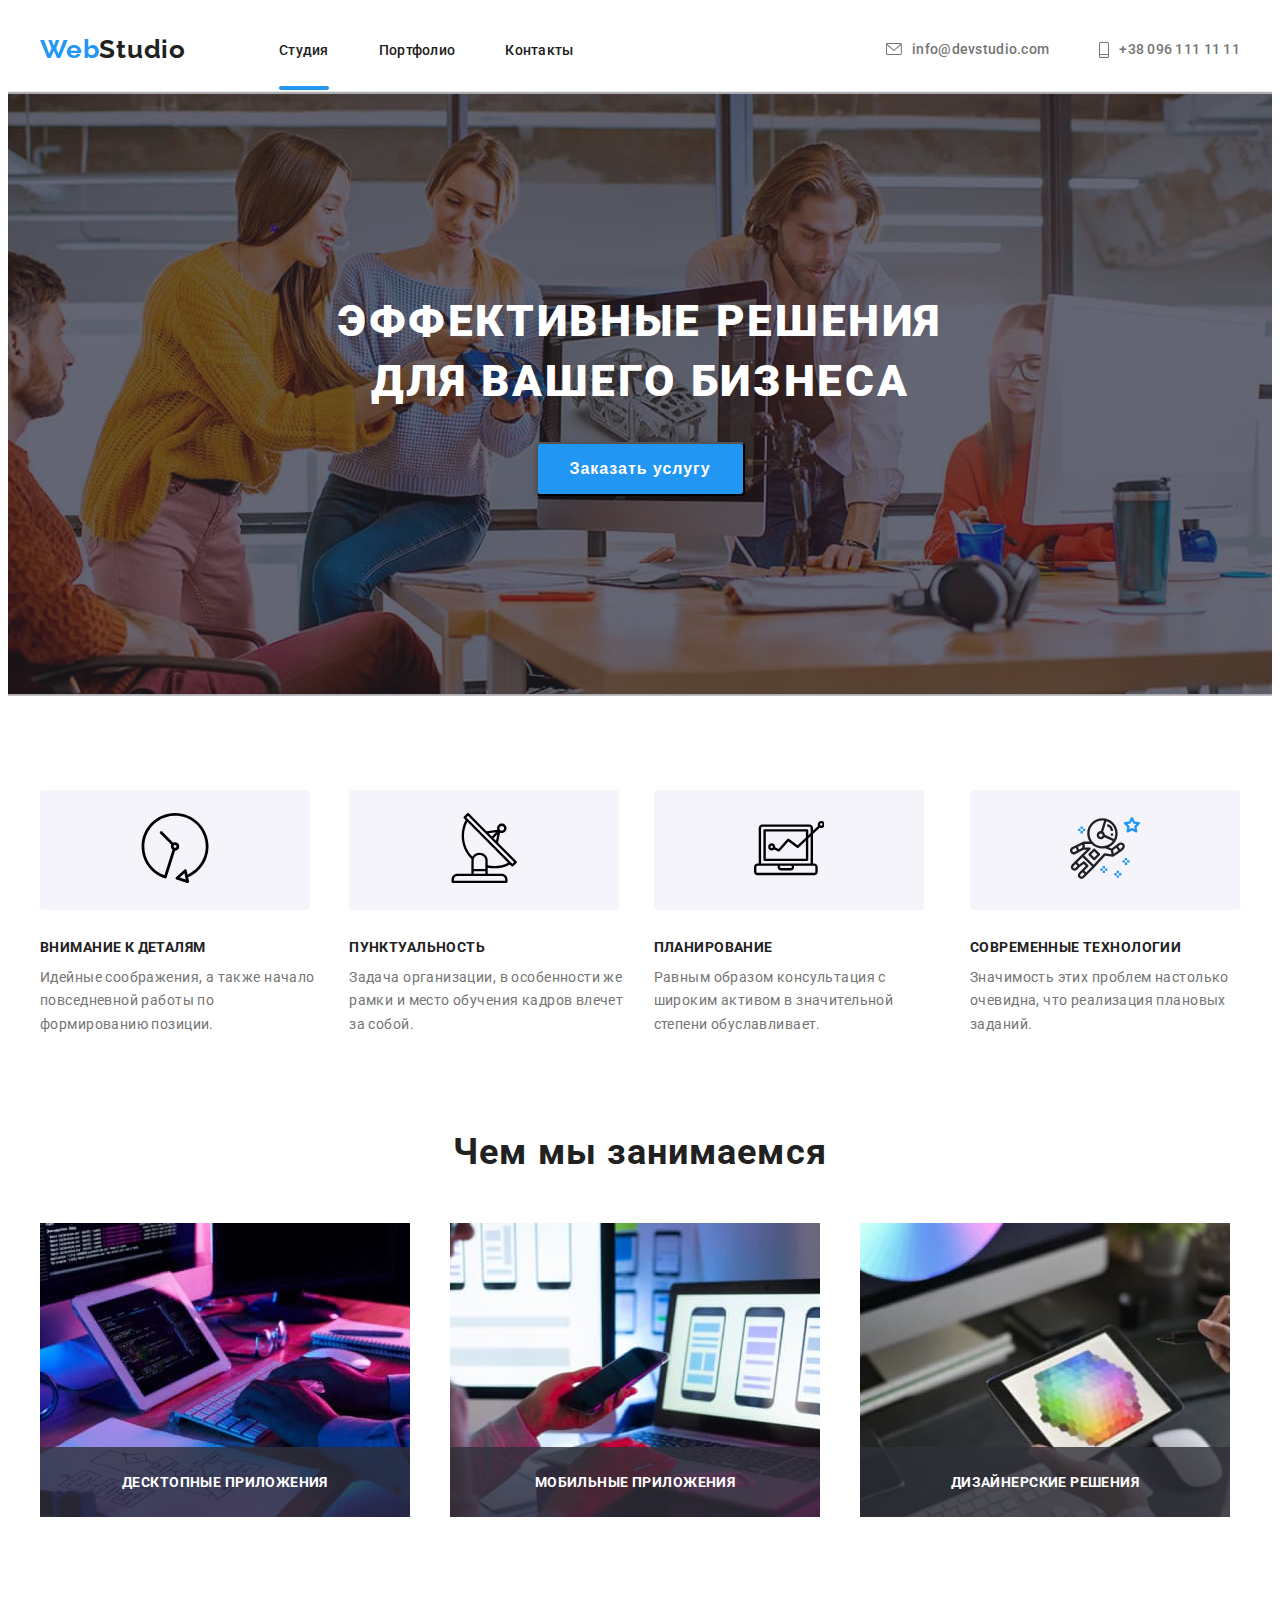
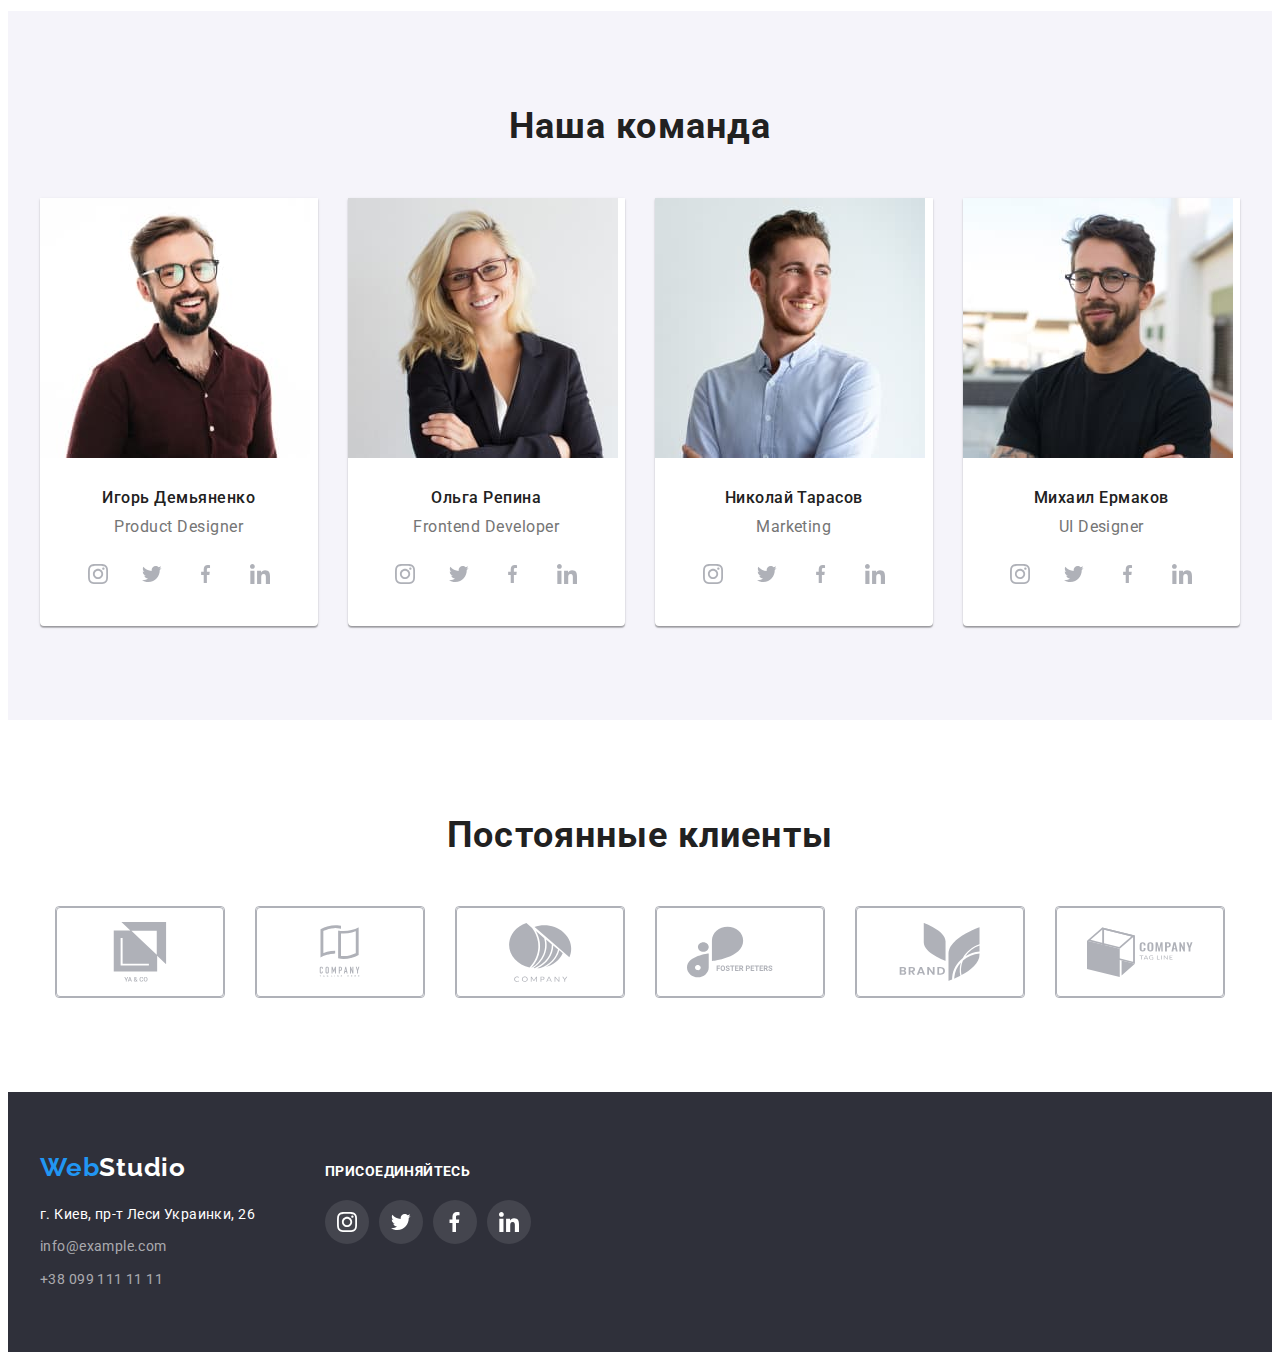
<file: index.html>
<!DOCTYPE html>
<html lang="ru">
<head>
    <meta charset="UTF-8">
    <meta http-equiv="X-UA-Compatible" content="IE=edge">
    <meta name="viewport" content="width=device-width, initial-scale=1.0">
    <title>Студия</title>
    <link rel="preconnect" href="https://fonts.googleapis.com">
    <link rel="preconnect" href="https://fonts.gstatic.com" crossorigin>
    <link href="https://fonts.googleapis.com/css2?family=Raleway:wght@700&family=Roboto:wght@400;500;700;900&display=swap" rel="stylesheet">
    <link rel="stylesheet" href="https://cdnjs.cloudflare.com/ajax/libs/modern-normalize/1.1.0/modern-normalize.min.css"
        integrity="sha512-wpPYUAdjBVSE4KJnH1VR1HeZfpl1ub8YT/NKx4PuQ5NmX2tKuGu6U/JRp5y+Y8XG2tV+wKQpNHVUX03MfMFn9Q=="
        crossorigin="anonymous" referrerpolicy="no-referrer" />
    <link rel="stylesheet" href="./css/style.css">
</head>

<body>
    <header class="header">
        <div class="container header-container">
            <nav class="navigation">
                <a class="link header-logo" href="/">Web<span class="header-logo-studio">Studio</span></a>
                <ul class="list header-nav">
                    <li class="header-nav-link"><a class="link header-link current-link" href="">Студия</a></li>
                    <li class="header-nav-link"><a class="link header-link" href="./portfolio.html">Портфолио</a></li>
                    <li class="header-nav-link"><a class="link header-link" href="">Контакты</a></li>
                </ul> 
            </nav>
            <div class="header-contacts">
                <ul class="list list-contacts">
                    <li class="contact-item">
                        <a class="link icon-link" href="mailto:info@devstudio.com">
                            <svg class="contacts-mail" width="16px" height="12px">
                                <use href="./images/icons.svg#icon-mail"></use>
                            </svg>
                            info@devstudio.com</a>
                    </li>

                    <li class="contact-item">
                        <a class="link icon-link" href="tel:+380961111111">
                            <svg class="contacts-phone" width="10px" height="16px">
                                <use href="./images/icons.svg#icon-phone"></use>
                            </svg>
                            +38 096 111 11 11
                        </a>
                    </li>
                      
                </ul>
            </div>
        </div>
    </header>

    <main>
        <section class="section hero">
            <div class="container hero-container">
                <h1 class="hero-title">Эффективные решения для вашего бизнеса</h1>
                <button data-modal-open class="button hero-button" type="button">Заказать услугу</button>
            </div>
        </section>

        <section class="section particular">
            <div  class="container our-particular">
                <!-- Заголовок этой секции будет спрятан-->
                <h2 class="particular-main-title visually-hidden">Особенности</h2>
                <ul class="list particular-list">
                    <li class="particular-item">
                        <button class="button button-icon">
                            <svg class="icon-clock">
                                <use href="./images/icons.svg#icon-clock"></use>
                            </svg>
                        </button>
                        <h3 class="particular-title">Внимание к деталям</h3>
                        <p class="particular-text">Идейные соображения, а также начало повседневной работы по формированию позиции.</p>
                    </li>
                    <li class="particular-item">
                        <button class="button button-icon">
                            <svg class="icon-antenna">
                                <use href="./images/icons.svg#icon-antenna"></use>
                            </svg>
                        </button>
                        <h3 class="particular-title">Пунктуальность</h3>
                        <p class="particular-text">Задача организации, в особенности же рамки и место обучения кадров влечет за собой.</p>
                    </li> 
                    <li class="particular-item">
                        <button class="button button-icon">
                            <svg class="icon-graph">
                                <use href="./images/icons.svg#icon-graph"></use>
                            </svg>
                        </button>
                        <h3 class="particular-title">Планирование</h3>
                        <p class="particular-text">Равным образом консультация с широким активом в значительной степени обуславливает.</p>
                    </li>
                
                    <li class="particular-item">
                        <button class="button button-icon">
                            <svg class="icon-astronaut">
                                <use href="./images/icons.svg#icon-astronaut"></use>
                            </svg>
                        </button>
                        <h3 class="particular-title">Современные технологии</h3>
                        <p class="particular-text">Значимость этих проблем настолько очевидна, что реализация плановых заданий.</p>
                    </li>      
                </ul>
            </div>
        </section>

        <section class="section we-do">
            <div class="container">
                <h2 class="we-do-main-title">Чем мы занимаемся</h2>
                <ul class="list we-do-list">
                    <li class="we-do-item">
                        <a class="we-do-link" href="/"><img src="./images/work1.jpg" alt="Работа за компютером" width="370" height="294"/></a>
                        <div class="we-do-box">
                            <p class="we-do-text">Десктопные приложения</p>
                        </div>
                    </li>
                    <li class="we-do-item">
                        <a class="we-do-link" href="/"><img src="./images/work2.jpg" alt="Работа за ноутбуком с телефоном в руках" width="370" height="294" /></a>
                        <div class="we-do-box">
                            <p class="we-do-text">Мобильные приложения</p>
                        </div>
                    </li>
                    <li class="we-do-item">
                        <a class="we-do-link" href="/"><img src="./images/work3.jpg" alt="Работа в планшете с цветовой гаммой" width="370" height="294" /></a>
                        <div class="we-do-box">
                            <p class="we-do-text">Дизайнерские решения</p>
                        </div>
                    </li>
                </ul>
            </div>
        </section>

        <section class="section teams">
            <div class="container">
                <h2 class="teams-main-title">Наша команда</h2>
                <ul class="list teams-list">
                    <li class="teams-item">
                        <a class="teams-link" href="/"><img src="./images/teamcard1.jpg" alt="Молодой парень в очках с бородой, в коричневом поло" width="270" height="260"/></a>
                        <div class="teams-card">
                            <h3 class="teams-second-title">Игорь Демьяненко</h3>
                            <p lang="en" class="teams-text">Product Designer</p>
                            <ul class="list list-networks">
                                <li class="networks-item">
                                    <a class="networks-link" href="/">
                                        <svg class="icon-item" width="20px" height="20px">
                                            <use href="./images/icons.svg#icon-instagram"></use>
                                        </svg>
                                    </a>
                                </li>

                                <li class="networks-item">
                                    <a class="networks-link" href="/">
                                        <svg class="icon-item" width="20px" height="16,25px">
                                            <use href="./images/icons.svg#icon-twitter"></use>
                                        </svg>
                                    </a>
                                </li>

                                <li class="networks-item">
                                    <a class="networks-link" href="/">
                                    <svg class="icon-item" width="10px" height="20px">
                                        <use href="./images/icons.svg#icon-facebook"></use>
                                    </svg>
                                    </a>
                                </li>

                                <li class="networks-item">
                                    <a class="networks-link" href="/">
                                    <svg class="icon-item" width="20px" height="20px">
                                        <use href="./images/icons.svg#icon-linkedin"></use>
                                    </svg>
                                    </a>
                                </li>
                            </ul>
                        </div>
                    </li> 

                    <li class="teams-item">
                        <a class="teams-link" href="/"><img src="./images/teamcard2.jpg" alt="Девушка блондинка в очках и черном пиджаке" width="270"
                        height="260" /></a>
                        <div class="teams-card">
                            <h3 class="teams-second-title">Ольга Репина</h3>
                            <p lang="en" class="teams-text">Frontend Developer</p>
                            <ul class="list list-networks">
                                <li class="networks-item">
                                    <a class="networks-link" href="/">
                                        <svg class="icon-item" width="20px" height="20px">
                                            <use href="./images/icons.svg#icon-instagram"></use>
                                        </svg>
                                    </a>
                                </li>
                            
                                <li class="networks-item">
                                    <a class="networks-link" href="/">
                                        <svg class="icon-item" width="20px" height="16,25px">
                                            <use href="./images/icons.svg#icon-twitter"></use>
                                        </svg>
                                    </a>
                                </li>
                            
                                <li class="networks-item">
                                    <a class="networks-link" href="/">
                                        <svg class="icon-item" width="10px" height="20px">
                                            <use href="./images/icons.svg#icon-facebook"></use>
                                        </svg>
                                    </a>
                                </li>
                            
                                <li class="networks-item">
                                    <a class="networks-link" href="/">
                                        <svg class="icon-item" width="20px" height="20px">
                                            <use href="./images/icons.svg#icon-linkedin"></use>
                                        </svg>
                                    </a>
                                </li>
                            </ul>
                        </div>
                    </li>

                    <li class="teams-item">
                        <a class="teams-link" href="/"><img src="./images/teamcard3.jpg" alt="Молодой русый парень в белой рубашке" width="270" height="260" /></a>
                        <div class="teams-card">
                            <h3 class="teams-second-title">Николай Тарасов</h3>
                            <p lang="en" class="teams-text">Marketing</p>
                            <ul class="list list-networks">
                                <li class="networks-item">
                                    <a class="networks-link" href="/">
                                        <svg class="icon-item" width="20px" height="20px">
                                            <use href="./images/icons.svg#icon-instagram"></use>
                                        </svg>
                                    </a>
                                </li>
                            
                                <li class="networks-item">
                                    <a class="networks-link" href="/">
                                        <svg class="icon-item" width="20px" height="16,25px">
                                            <use href="./images/icons.svg#icon-twitter"></use>
                                        </svg>
                                    </a>
                                </li>
                            
                                <li class="networks-item">
                                    <a class="networks-link" href="/">
                                        <svg class="icon-item" width="10px" height="20px">
                                            <use href="./images/icons.svg#icon-facebook"></use>
                                        </svg>
                                    </a>
                                </li>
                            
                                <li class="networks-item">
                                    <a class="networks-link" href="/">
                                        <svg class="icon-item" width="20px" height="20px">
                                            <use href="./images/icons.svg#icon-linkedin"></use>
                                        </svg>
                                    </a>
                                </li>
                            </ul>
                        </div>
                    </li>

                    <li class="teams-item">
                        <a class="teams-link" href="/"><img src="./images/teamcard4.jpg" alt="Молодой тёмный парень в очках и в чёрной футболе" width="270" height="260" /></a>
                        <div class="teams-card">
                            <h3 class="teams-second-title">Михаил Ермаков</h3>
                            <p lang="en" class="teams-text">UI Designer</p>
                            <ul class="list list-networks">
                                <li class="networks-item">
                                    <a class="networks-link" href="/">
                                        <svg class="icon-item" width="20px" height="20px">
                                            <use href="./images/icons.svg#icon-instagram"></use>
                                        </svg>
                                    </a>
                                </li>
                            
                                <li class="networks-item">
                                    <a class="networks-link" href="/">
                                        <svg class="icon-item" width="20px" height="16,25px">
                                            <use href="./images/icons.svg#icon-twitter"></use>
                                        </svg>
                                    </a>
                                </li>
                            
                                <li class="networks-item">
                                    <a class="networks-link" href="/">
                                        <svg class="icon-item" width="10px" height="20px">
                                            <use href="./images/icons.svg#icon-facebook"></use>
                                        </svg>
                                    </a>
                                </li>
                            
                                <li class="networks-item">
                                    <a class="networks-link" href="/">
                                        <svg class="icon-item" width="20px" height="20px">
                                            <use href="./images/icons.svg#icon-linkedin"></use>
                                        </svg>
                                    </a>
                                </li>
                            </ul> 
                        </div>
                    </li>
                </ul>
            </div>
        </section>

        <section class=" section clients">
            <div class="container">
                <h2 class="clients-title">Постоянные клиенты</h2>
                <ul class="list clients-list">
                    <li class="client-item">
                        <a class="client-link" href="/">
                           <svg class="client-logo">
                                <use href="./images/icons.svg#icon-client1"></use>
                            </svg>
                        </a>
                    </li>

                    <li class="client-item">
                        <a class="client-link" href="/">
                            <svg class="client-logo">
                                <use href="./images/icons.svg#icon-client2"></use>
                            </svg>
                        </a>
                    </li>

                    <li class="client-item">
                        <a class="client-link" href="/">
                            <svg class="client-logo"><use href="./images/icons.svg#icon-client3"></svg>
                        </a>
                    </li>
                    <li class="client-item">
                        <a class="client-link" href="/">
                            <svg class="client-logo"><use href="./images/icons.svg#icon-client4"></use></svg>
                        </a>
                    </li>

                    <li class="client-item">
                        <a class="client-link" href="/">
                            <svg class="client-logo">
                                <use href="./images/icons.svg#icon-client5"></use>
                            </svg>
                        </a>
                    </li>
                    
                    <li class="client-item">
                        <a class="client-link" href="/">
                            <svg class="client-logo">
                                <use href="./images/icons.svg#icon-client6"></use>
                            </svg>
                        </a>
                    </li>
                </ul>
            </div>
        </section>
    </main>
    <footer class="footer">
        <div class="container footer-main">
            <div  class="address-list">
                <address class="address">
                    <a class="link address-logo" href="/">Web<span class="address-logo-studio">Studio</span></a>
                    <ul class="list footer-list">
                        <li class="footer-item">
                            <a class="link address-maps" href="https://goo.gl/maps/sPVmuzEyMVxs1MJm6">г. Киев, пр-т Леси Украинки, 26</a>
                        </li>
                        <li class="footer-item">
                            <a class="link address-mail" href="mailto:info@example.com">info@example.com</a>
                        </li>
                        <li class="footer-item">
                            <a class="link address-tel" href="tel:+380991111111">+38 099 111 11 11</a>
                        </li>
                    </ul>
                </address>
            </div>

        <div class="footer-social-links">
            <p class="footer-text">присоединяйтесь</p>
            <ul class="list footer-social-list" >
                <li class="footer-social-item">
                    <a class="footer-social-link" href="/">
                        <svg class="footer-social-icon">
                            <use href="./images/icons.svg#icon-instagram"></use>
                        </svg>
                    </a>
                </li>
                <li class="footer-social-item">
                    <a class="footer-social-link" href="/">
                        <svg class="footer-social-icon">
                            <use href="./images/icons.svg#icon-twitter"></use>
                        </svg>
                    </a>
                </li>
           
                <li class="footer-social-item">
                    <a class="footer-social-link" href="/">
                        <svg class="footer-social-icon">
                            <use href="./images/icons.svg#icon-facebook"></use>
                        </svg>
                    </a>
                </li>
               
                <li class="footer-social-item">
                    <a class="footer-social-link" href="/">
                        <svg class="footer-social-icon">
                            <use href="./images/icons.svg#icon-linkedin"></use>
                        </svg>
                    </a>
                </li>
            </ul>
        </div>
        </div>
    </footer>  

    <!---------Модальное окно------->
    
    <div data-modal class="backdrop is-hidden">
        <div class="modal">
            <button data-modal-close class="modal-icon" width="30px" height="30px">
                <svg class="modal-icon-cancel" width="11px" height="11px">
                    <use href="./images/icons.svg#icon-close"></use>
                </svg>
            </button>
        </div>
    </div>

    <script src="./js/modal.js"></script>
</body>
</html>
</file>
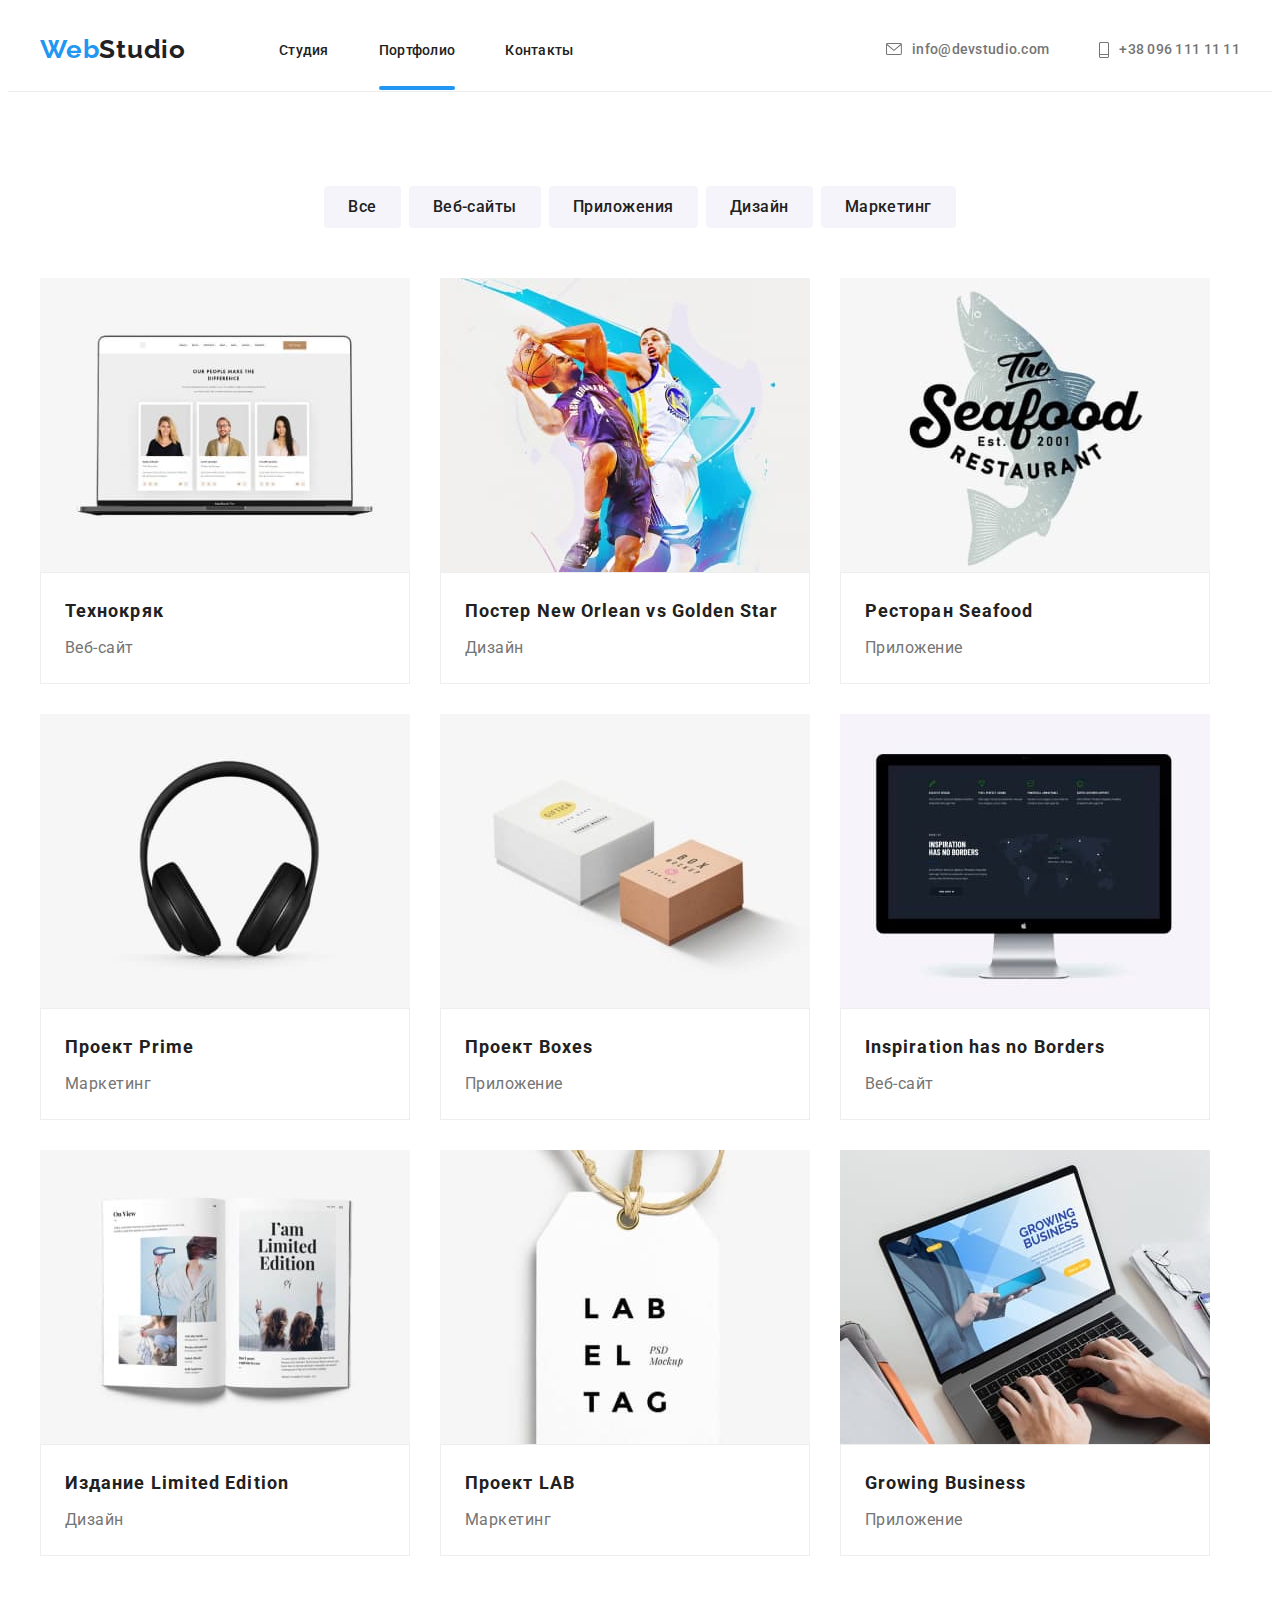
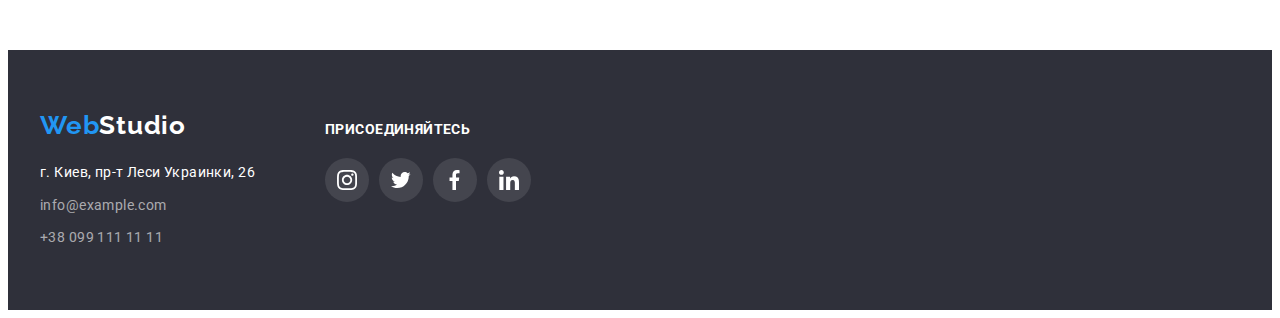
<file: portfolio.html>
<!DOCTYPE html>
<html lang="ru">
<head>
    <meta charset="UTF-8">
    <meta http-equiv="X-UA-Compatible" content="IE=edge">
    <meta name="viewport" content="width=device-width, initial-scale=1.0">
    <title>Портфолио</title>
    <link rel="preconnect" href="https://fonts.googleapis.com">
    <link rel="preconnect" href="https://fonts.gstatic.com" crossorigin>
    <link href="https://fonts.googleapis.com/css2?family=Raleway:wght@700&family=Roboto:wght@400;500;700;900&display=swap"
        rel="stylesheet">
    <link rel="stylesheet" href="https://cdnjs.cloudflare.com/ajax/libs/modern-normalize/1.1.0/modern-normalize.min.css"
        integrity="sha512-wpPYUAdjBVSE4KJnH1VR1HeZfpl1ub8YT/NKx4PuQ5NmX2tKuGu6U/JRp5y+Y8XG2tV+wKQpNHVUX03MfMFn9Q=="
        crossorigin="anonymous" referrerpolicy="no-referrer" />
    <link rel="stylesheet" href="./css/style.css">
</head>

<body>
    <header class="header">
        <div class="container header-container">
            <nav class="navigation">
                <a class="link header-logo" href="/">Web<span class="header-logo-studio">Studio</span></a>
                <ul class="list header-nav">
                    <li class="header-nav-link"><a class="link header-link" href="./index.html">Студия</a></li>
                    <li class="header-nav-link"><a class="link header-link current-link" href="">Портфолио</a></li>
                    <li class="header-nav-link"><a class="link header-link" href="">Контакты</a></li>
                </ul>
            </nav>
            <div class="header-contacts">
                <ul class="list list-contacts">
                    <li class="contact-item">
                        <a class="link icon-link" href="mailto:info@devstudio.com">
                            <svg class="contacts-mail" width="16px" height="12px">
                                <use href="./images/icons.svg#icon-mail"></use>
                            </svg>
                            info@devstudio.com</a>
                    </li>
                
                    <li class="contact-item">
                        <a class="link icon-link" href="tel:+380961111111">
                            <svg class="contacts-phone" width="10px" height="16px">
                                <use href="./images/icons.svg#icon-phone"></use>
                            </svg>
                            +38 096 111 11 11
                        </a>
                    </li>
                
                </ul>
            </div>
        </div>
    </header>

    <main>
        <section class="section">
            <!--Этот заголовок будет спрятан-->
            <h1 class="portfolio-title visually-hidden">Портфолио</h1>
            <div class="container portfolio-buttons">
                <!--Этот заголовок будет спрятан-->
                <h2 class="filter-buttons-title visually-hidden">Кнопки фильтра</h2>
                <ul class="list filter-buttons">
                    <li class="filter-button-item"><button class="filter-button" type="button">Все</button></li>
                    <li  class="filter-button-item"><button class="filter-button" type="button">Веб-сайты</button></li>
                    <li  class="filter-button-item"><button class="filter-button" type="button">Приложения</button></li>
                    <li  class="filter-button-item"><button class="filter-button" type="button">Дизайн</button></li>
                    <li  class="filter-button-item"><button class="filter-button" type="button">Маркетинг</button></li>
                </ul><!--Этот заголовок будет спрятан-->
            </div>

            <div class="container portfolio-examples">
                <h2 class="examples-main-title visually-hidden">Пpимеры работ</h2>
                <ul class="list examples-list">
                    <li class="example-item">
                        <a class="link examples-link" href="/">
                            <div class="example-item-wrapp">
                                <img src="./images/portfolio1.jpg" alt="Открытый ноутбук" width="370" height="294"/>
                                <p class="example-item-text">Технокряк это современная площадка распространения коронавируса. Компании используют эту
                                платформу для цифрового шпионажа и атак на защищённые сервера конкурентов.</p>
                            </div>
                            <div class="examples-card">
                                <h3 class="examples-title">Технокряк</h3>
                                <p class="examples-text">Веб-сайт</p>
                            </div>
                        </a>
                    </li>

                    <li class="example-item">                                            
                        <a class="link examples-link" href="/">
                            <div class="example-item-wrapp">
                                <img src="./images/portfolio2.jpg" alt="Два баскетболиста с мячем" width="370" height="294"/>
                                <p class="example-item-text">Технокряк это современная площадка распространения коронавируса. Компании используют эту
                                    платформу для цифрового шпионажа и атак на защищённые сервера конкурентов.</p>
                            </div>
                            <div class="examples-card">
                                <h3 class="examples-title">Постер New Orlean vs Golden Star</h3>
                                <p class="examples-text">Дизайн</p>
                            </div> 
                        </a>
                    </li>

                    <li class="example-item">
                        <a class="link examples-link" href="/">
                            <div class="example-item-wrapp">
                                <img src="./images/portfolio3.jpg" alt="Название ресторана с рыбой на заднем фоне" width="370" height="294"/>
                                <p class="example-item-text">Технокряк это современная площадка распространения коронавируса. Компании используют эту
                                    платформу для цифрового шпионажа и атак на защищённые сервера конкурентов.</p>
                            </div>
                            <div class="examples-card">
                                <h3 class="examples-title">Ресторан Seafood</h3>
                                <p class="examples-text">Приложение</p>
                            </div>
                        </a>
                    </li>

                     <li class="example-item">
                         <a class="link examples-link" href="/">
                            <div class="example-item-wrapp">
                                <img src="./images/portfolio4.jpg" alt="Наушники" width="370" height="294"/>
                                <p class="example-item-text">Технокряк это современная площадка распространения коронавируса. Компании используют эту
                                платформу для цифрового шпионажа и атак на защищённые сервера конкурентов.</p>
                            </div>
                            <div class="examples-card">
                                <h3 class="examples-title">Проект Prime</h3>
                                <p class="examples-text">Маркетинг</p>
                            </div>
                        </a>
                     </li>

                    <li class="example-item">
                        <a class="link examples-link" href="/">
                            <div class="example-item-wrapp">
                                <img src="./images/portfolio5.jpg" alt="Две коробочки на белом фоне" width="370" height="294"/>
                                <p class="example-item-text">Технокряк это современная площадка распространения коронавируса. Компании используют эту
                                платформу для цифрового шпионажа и атак на защищённые сервера конкурентов.</p>
                            </div>
                            <div class="examples-card">
                                <h3 class="examples-title">Проект Boxes</h3>
                                <p class="examples-text">Приложение</p>
                            </div>
                        </a>
                    </li>

                    <li class="example-item">
                        <a class="link examples-link" href="/">
                            <div class="example-item-wrapp">
                                <img src="./images/portfolio6.jpg" alt="Включеный монитор компютера" width="370" height="294"/>
                                <p class="example-item-text">Технокряк это современная площадка распространения коронавируса. Компании используют эту
                                платформу для цифрового шпионажа и атак на защищённые сервера конкурентов.</p>
                            </div>
                            <div class="examples-card">
                                <h3 lang="en" class="examples-title">Inspiration has no Borders</h3>
                                <p class="examples-text">Веб-сайт</p>
                            </div>
                        </a> 
                    </li>

                    <li class="example-item">
                        <a class="link examples-link" href="/">
                            <div class="example-item-wrapp">
                                <img src="./images/portfolio7.jpg" alt="Открытый журнал" width="370" height="294"/>
                                <p class="example-item-text">Технокряк это современная площадка распространения коронавируса. Компании используют эту
                                платформу для цифрового шпионажа и атак на защищённые сервера конкурентов.</p>
                            </div>
                            <div class="examples-card">
                                <h3 class="examples-title">Издание Limited Edition</h3>
                                <p class="examples-text">Дизайн</p>
                            </div>
                        </a>
                    </li>

                    <li class="example-item">
                        <a class="link examples-link" href="/">
                            <div class="example-item-wrapp">
                                <img src="./images/portfolio8.jpg" alt="Бирка" width="370" height="294"/>
                                <p class="example-item-text">Технокряк это современная площадка распространения коронавируса. Компании используют эту
                                платформу для цифрового шпионажа и атак на защищённые сервера конкурентов.</p>
                            </div>
                            <div class="examples-card">
                                <h3 class="examples-title">Проект LAB</h3>
                                <p class="examples-text">Маркетинг</p>
                            </div>
                        </a>
                    </li>

                    <li class="example-item">
                        <a class="link examples-link" href="/">
                            <div class="example-item-wrapp">
                                <img src="./images/portfolio9.jpg" alt="Кто-то работает за ноутбуком" width="370" height="294"/>
                                <p class="example-item-text">Технокряк это современная площадка распространения коронавируса. Компании используют эту
                                    платформу для цифрового шпионажа и атак на защищённые сервера конкурентов.</p>
                            </div>
                            <div class="examples-card">
                                <h3 lang="en" class="examples-title">Growing Business</h3>
                                <p class="examples-text">Приложение</p>
                            </div>
                        </a>
                    </li>
                </ul>
            </div>
        </section>
    </main>
    <footer class="footer">
        <div class="container footer-main">
            <div class="address-list">
                <address class="address">
                    <a class="link address-logo" href="/">Web<span class="address-logo-studio">Studio</span></a>
                    <ul class="list footer-list">
                        <li class="footer-item">
                            <a class="link address-maps" href="https://goo.gl/maps/sPVmuzEyMVxs1MJm6">г. Киев, пр-т Леси
                                Украинки, 26</a>
                        </li>
                        <li class="footer-item">
                            <a class="link address-mail" href="mailto:info@example.com">info@example.com</a>
                        </li>
                        <li class="footer-item">
                            <a class="link address-tel" href="tel:+380991111111">+38 099 111 11 11</a>
                        </li>
                    </ul>
                </address>
            </div>
            <div class="footer-social-links">
                <p class="footer-text">присоединяйтесь</p>
                <ul class="list footer-social-list">
                    <li class="footer-social-item">
                        <a class="footer-social-link" href="/">
                            <svg class="footer-social-icon">
                                <use href="./images/icons.svg#icon-instagram"></use>
                            </svg>
                        </a>
                    </li>
                    <li class="footer-social-item">
                        <a class="footer-social-link" href="/">
                            <svg class="footer-social-icon">
                                <use href="./images/icons.svg#icon-twitter"></use>
                            </svg>
                        </a>
                    </li>
            
                    <li class="footer-social-item">
                        <a class="footer-social-link" href="/">
                            <svg class="footer-social-icon">
                                <use href="./images/icons.svg#icon-facebook"></use>
                            </svg>
                        </a>
                    </li>
            
                    <li class="footer-social-item">
                        <a class="footer-social-link" href="/">
                            <svg class="footer-social-icon">
                                <use href="./images/icons.svg#icon-linkedin"></use>
                            </svg>
                        </a>
                    </li>
                </ul>
            </div>
        </div>
    </footer>
</body>

</html>
</file>
<file: css/style.css>
:root {
  --main-title-color: #212121;
  --second-title-color: #ffffff;
  --third-title-color: #212121;
  --main-text-color: #757575;
  --second-text-color: #212121;
  --third-text-color: #ffffff;
  --fourth-text-color: rgba(255, 255, 255, 0.6);
  --accent-color: #2196f3;
  --main-button-color: #ffffff;
  --main-header-text-color: #212121;
  --second-header-text-color: #757575;
  --main-icon-color: #757575;
  --second-icon-color: #ffffff;
  --background-main-color: #f5f4fa;
  --background-second-color: #ffffff;
}

body {
  font-family: "Roboto", sans-serif;
  color: #757575;
}

p,
h1,
h2,
h3,
h4,
h5,
h6 {
  margin: 0;
}

ul {
  margin: 0;
  padding: 0;
}

.container {
  width: 1200px;
  padding-left: 15px;
  padding-right: 15px;
  margin: 0 auto;
}

button.button {
  cursor: pointer;
  min-width: 200px;
  min-height: 50px;
}

img {
  display: block;
}

.list {
  list-style: none;
}

.link {
  text-decoration: none;
}

/*-------------СТУДИЯ--------------*/

/*-------------HEADER--------------*/
.header {
  border-bottom: 1px solid #ececec;
}

.header-logo {
  font-family: Raleway;
  font-weight: 700;
  font-size: 26px;
  line-height: 1.19;
  letter-spacing: 0.03em;
  color: var(--accent-color);
  padding: 25 0;
}

.header-logo-studio {
  margin-right: 93px;
}

.header-logo-studio {
  color: var(--main-header-text-color);
}

.header-container {
  display: flex;
  align-items: center;
}

.navigation {
  display: flex;
  align-items: center;
}

.header-nav {
  display: flex;
}

.header-nav-link {
  padding: 32px 0;
}

.header-link {
  position: relative;
  color: var(--main-header-text-color);
  font-weight: 500;
  font-size: 14px;
  line-height: 1.14;
  letter-spacing: 0.02em;
  transition-property: color;
  transition-duration: 250ms;
  transition-timing-function: cubic-bezier(0.4, 0, 0.2, 1);
}

.header-link:hover,
.header-link:focus {
  color: var(--accent-color);
}

.current-link::after {
  position: absolute;
  content: "";
  width: 100%;
  height: 4px;
  background-color: var(--accent-color);
  border-radius: 2px;
  display: block;
  bottom: 0;
}

.header-nav-link:not(:last-child) {
  margin-right: 50px;
}

.list-contacts a {
  font-weight: 500;
  font-size: 14px;
  line-height: 1.14;
  letter-spacing: 0.02em;
  color: var(--second-header-text-color);
}

.list-contacts {
  display: flex;
  justify-content: center;
  align-items: center;
  margin: 0;
}

.contacts-mail,
.contacts-phone {
  fill: currentColor;
  margin-right: 10px;
}
.icon-link {
  display: flex;
  justify-content: center;
  align-items: center;
  padding: 32px 0;
  margin-bottom: 0;
  color: var(--main-icon-color);

  transition-property: color;
  transition-duration: 250ms;
  transition-timing-function: cubic-bezier(0.4, 0, 0.2, 1);
}

.icon-link:focus,
.icon-link:hover {
  color: var(--accent-color);
}

.header-contacts {
  margin-left: auto;
}

.contact-item:not(:last-child) {
  margin-right: 50px;
}

.header-link {
  padding: 32px 0;
}

.link.contact {
  margin-left: 10px;
}

.section {
  padding-top: 94px;
  padding-bottom: 94px;
}

/*----------HERO-----------*/

.hero {
  padding-top: 200px;
  padding-bottom: 200px;
  background-color: #2f303a;
  max-width: 1600px;
  margin-right: auto;
  margin-left: auto;
  background-color: #fff;
  background-image: linear-gradient(
      rgba(47, 48, 58, 0.4),
      rgba(47, 48, 58, 0.4)
    ),
    url(../images/hero-photo.jpg);
  background-repeat: no-repeat;
  background-position: center;
  flex-grow: 1;
}

.hero-title {
  max-width: 696px;
  font-weight: 900;
  font-size: 44px;
  line-height: 1.36;
  text-align: center;
  letter-spacing: 0.06em;
  text-transform: uppercase;
  color: var(--second-title-color);
  margin: 0 auto;
}

.hero-button {
  font-weight: 700;
  font-size: 16px;
  line-height: 1.87;
  display: flex;
  align-items: center;
  text-align: center;
  letter-spacing: 0.06em;
  color: var(--main-button-color);
  background-color: #2196f3;
  box-shadow: 0px 4px 4px rgba(0, 0, 0, 0.15);
  border-radius: 4px;
}

.hero-button {
  display: block;
  margin: 0 auto;
  margin-top: 30px;
  padding: 10px 32px;
  cursor: pointer;
}

/*------PARTICULAR------*/

.section.particular {
  padding-bottom: 0px;
}

.visually-hidden {
  position: absolute;
  white-space: nowrap;
  width: 1px;
  height: 1px;
  overflow: hidden;
  border: 0;
  padding: 0;
  clip: rect(0 0 0 0);
  clip-path: inset(50%);
  margin: -1px;
}

.particular-list {
  display: flex;
}

.particular-title {
  font-weight: 700;
  font-size: 14px;
  line-height: 1.14;
  letter-spacing: 0.03em;
  text-transform: uppercase;
  color: var(--second-text-color);
  margin-bottom: 10px;
  margin-top: 30px;
}

.particular-item:not(:last-child) {
  margin-right: 30px;
}

.particular-text {
  font-size: 14px;
  line-height: 1.71;
  letter-spacing: 0.03em;
}

.button-icon {
  width: 270px;
  height: 120px;
  background: var(--background-main-color);
  border-radius: 4px;
  padding: 0;
  border: transparent;
}

.icon-antenna,
.icon-clock,
.icon-graph,
.icon-astronaut {
  width: 70px;
  height: 70px;
}

/*-----WE DO-----*/

.we-do-main-title {
  font-weight: 700;
  font-size: 36px;
  line-height: 1.17;
  text-align: center;
  letter-spacing: 0.03em;
  color: var(--second-text-color);
  margin-bottom: 50px;
}

.we-do-list {
  display: flex;
  align-items: center;
  margin: 0 auto;
  padding: 0;
}

.we-do-item {
  width: calc((100% - 60px) / 3);
}

.we-do-item:not(:last-child) {
  margin-right: 30px;
}

.we-do-item {
  position: relative;
}

.we-do-box {
  position: absolute;
  width: 370px;
  height: 70px;
  background: rgba(47, 48, 58, 0.8);
  bottom: 0;
}
.we-do-text {
  font-weight: 700;
  font-size: 14px;
  line-height: 16px;
  text-align: center;
  letter-spacing: 0.03em;
  text-transform: uppercase;
  padding-top: 27px;

  color: var(--third-text-color);
}
/*-----------TEAMS-----------*/

.teams {
  background-color: var(--background-main-color);
}

.teams-main-title {
  font-weight: 700;
  font-size: 36px;
  line-height: 1.17;
  text-align: center;
  letter-spacing: 0.03em;
  color: var(--main-title-color);
  margin-bottom: 50px;
}

.teams-second-title {
  font-weight: 500;
  font-size: 16px;
  line-height: 1.19;
  text-align: center;
  letter-spacing: 0.03em;
  color: var(--main-title-color);
  margin-bottom: 10px;
}

.teams-list {
  display: flex;
  flex-wrap: wrap;
}

.teams-item {
  flex-basis: calc((100% - 3 * 30px) / 4);
}

.teams-item:not(:last-child) {
  margin-right: 30px;
}

.teams-text {
  font-size: 16px;
  line-height: 1.19;
  text-align: center;
  letter-spacing: 0.03em;
}

.teams-card {
  display: block;
  padding-top: 30px;
  padding-bottom: 30px;
}

.teams-item {
  background-color: #ffffff;
  box-shadow: 0px 1px 3px rgba(0, 0, 0, 0.12), 0px 1px 1px rgba(0, 0, 0, 0.14),
    0px 2px 1px rgba(0, 0, 0, 0.2);
  border-radius: 0px 0px 4px 4px;
}

.list-networks {
  display: flex;
  justify-content: center;
  align-items: center;
  padding-top: 16px;
}

.networks-item {
  display: flex;
  align-items: center;
  justify-content: center;
}

.networks-item:not(:last-child) {
  margin-right: 10px;
}

.networks-link {
  display: flex;
  justify-content: center;
  align-items: center;
  fill: #afb1b8;
  width: 44px;
  height: 44px;
  border-radius: 50%;
  border-color: transparent;

  transition-property: fill, background-color;
  transition-duration: 250ms;
  transition-timing-function: cubic-bezier(0.4, 0, 0.2, 1);
}

.networks-link:hover,
.networks-link:focus {
  fill: var(--main-button-color);
  background-color: var(--accent-color);
}

/*------------CLIENTS------------*/

.clients-title {
  font-size: 36px;
  line-height: 42px;
  text-align: center;
  letter-spacing: 0.03em;
  color: var(--main-title-color);
  margin-bottom: 50px;
}

.clients-list {
  display: flex;
  justify-content: center;
  align-items: center;
}

.client-item {
  display: flex;
  justify-content: center;
  align-items: center;
  border: 1px solid #afb1b8;
  box-sizing: border-box;
  border-radius: 4px;
  width: 170px;
  height: 92px;
  fill: #afb1b8;
}

.client-item:not(:last-child) {
  margin-right: 30px;
}

.client-link {
  display: flex;
  align-items: center;
  justify-content: center;
  width: 100%;
  height: 100%;
  box-sizing: border-box;
  border-radius: 4px;
  border: 1px solid #afb1b8;
  fill: #afb1b8;

  transition-property: border, fill;
  transition-duration: 250ms;
  transition-timing-function: cubic-bezier(0.4, 0, 0.2, 1);
}

.client-link:focus,
.client-link:hover {
  fill: var(--accent-color);
  border: 1px solid var(--accent-color);
}

.client-logo {
  width: 106px;
  height: 60px;
}

/*-----FOOTER----*/
.footer {
  display: flex;
  padding-top: 60px;
  padding-bottom: 60px;
  background: #2f303a;
}

.footer-main {
  display: flex;
  align-items: baseline;
}

.address-logo {
  display: block;
  font-family: Raleway;
  font-style: normal;
  font-weight: bold;
  font-weight: 700;
  font-size: 26px;
  line-height: 1.19;
  letter-spacing: 0.03em;
  color: var(--accent-color);
  background-color: #2f303a;
  margin-bottom: 20px;
}

.footer-social-links {
  margin-left: 70px;
  align-items: center;
  padding: 0;
  margin-bottom: 0;
}

.address-logo-studio {
  color: var(--third-text-color);
}

.address-maps {
  display: block;
  font-style: normal;
  font-weight: normal;
  font-size: 14px;
  line-height: 1.71;
  letter-spacing: 0.03em;
  color: var(--third-text-color);
  background: #2f303a;
  margin-bottom: 9px;
}

.address-mail {
  display: block;
  font-style: normal;
  font-weight: normal;
  font-size: 14px;
  line-height: 1.71;
  letter-spacing: 0.03em;
  color: rgba(255, 255, 255, 0.6);
  background: #2f303a;
  margin-bottom: 9px;
}

.address-tel {
  display: block;
  font-style: normal;
  font-weight: normal;
  font-size: 14px;
  line-height: 1.71;
  letter-spacing: 0.03em;
  color: rgba(255, 255, 255, 0.6);
  background: #2f303a;
}

.footer-social-list {
  display: flex;
  justify-content: left;
  align-items: center;
}

.footer-text {
  font-weight: 700;
  font-size: 14px;
  line-height: 1.14;
  letter-spacing: 0.03em;
  text-transform: uppercase;
  color: var(--third-text-color);
  margin-bottom: 20px;
}

.footer-social-item {
  display: flex;
  width: 44px;
  height: 44px;
  justify-content: center;
  align-items: center;
}

.footer-social-item:not(:last-child) {
  margin-right: 10px;
}

.footer-social-link {
  display: flex;
  align-items: center;
  justify-content: center;
  width: 100%;
  height: 100%;
  border-radius: 50%;
  background: rgba(255, 255, 255, 0.1);

  transition-property: fill, background-color;
  transition-duration: 250ms;
  transition-timing-function: cubic-bezier(0.4, 0, 0.2, 1);
}

.footer-social-link:focus,
.footer-social-link:hover {
  fill: var(--second-icon-color);
  background-color: var(--accent-color);
}

.footer-social-icon {
  width: 20px;
  height: 20px;
  fill: var(--second-icon-color);
}

/*---------ПОРТФОЛИО---------*/

/*--------КНОПКИ ФИЛЬТРА--------*/

.visually-hidden {
  position: absolute;
  white-space: nowrap;
  width: 1px;
  height: 1px;
  overflow: hidden;
  border: 0;
  padding: 0;
  clip: rect(0 0 0 0);
  clip-path: inset(50%);
  margin: -1px;
}

/*---------BUTTONS----------*/

.filter-button {
  font-family: inherit;
  font-weight: 500;
  font-size: 16px;
  line-height: 1.62;
  text-align: center;
  letter-spacing: 0.03em;
  border-color: transparent;
  color: var(--second-text-color);

  transition-property: background-color, box-shadow, border-radius;
  transition-duration: 250ms;
  transition-timing-function: cubic-bezier(0.4, 0, 0.2, 1);
}

.filter-button:hover,
.filter-button:focus {
  background-color: #2196f3;
  box-shadow: 0px 3px 1px rgba(0, 0, 0, 0.1), 0px 1px 2px rgba(0, 0, 0, 0.08),
    0px 2px 2px rgba(0, 0, 0, 0.12);
  border-radius: 4px;
  color: var(--second-icon-color);
}

/*-----------EXAMPLES-----------*/

.portfolio-buttons {
  margin-bottom: 50px;
}

.filter-buttons {
  display: flex;
  justify-content: center;
}

.filter-button-item:not(:last-child) {
  margin-right: 8px;
}

.filter-button {
  min-width: 73px;
  min-height: 38px;
  padding: 6px 22px;
  background: var(--background-main-color);
  border-radius: 4px;
}

.examples-title {
  font-weight: 700;
  font-size: 18px;
  line-height: 2;
  letter-spacing: 0.06em;
  color: var(--main-title-color);
}

.examples-text {
  font-size: 16px;
  line-height: 1.87;
  letter-spacing: 0.03em;
  margin-top: 4px;
  color: var(--main-text-color);
}

.examples-list {
  display: flex;
  flex-wrap: wrap;
  margin-left: -30px;
  margin-top: -30px;
}

.examples-list > .example-item {
  position: relative;
  flex-basis: calc(100% / 3) - 30px;
  margin-left: 30px;
  margin-top: 30px;
}

.examples-card {
  padding: 20px 24px;
  background: #ffffff;
  border: 1px solid #eeeeee;
  box-sizing: border-box;
}

.example-item:focus,
.example-item:hover {
  box-shadow: 0px 1px 1px rgba(0, 0, 0, 0.12), 0px 4px 4px rgba(0, 0, 0, 0.06),
    1px 4px 6px rgba(0, 0, 0, 0.16);
}

.example-item {
  transition-property: box-shadow, transform;
  transition-duration: 250ms;
  transition-timing-function: cubic-bezier(0.4, 0, 0.2, 1);
}

.example-item-wrapp {
  position: relative;
  overflow: hidden;
}

.example-item-text {
  position: absolute;
  content: "";
  width: 100%;
  height: 100%;
  top: 0;
  left: 0;
  background-color: rgba(33, 150, 243, 0.9);
  padding: 63px 24px;
  font-size: 18px;
  line-height: 1.56;
  letter-spacing: 0.03em;
  color: var(--third-text-color);

  transform: translateY(100%);
  transition-property: transform;
  transition-duration: 250ms;
  transition-timing-function: cubic-bezier(0.4, 0, 0.2, 1);
}

.examples-link:hover .example-item-text,
.examples-link:focus .example-item-text {
  transform: translateY(0%);
}

/*-----------Модальное окно------------*/

.backdrop.is-hidden {
  opacity: 0;
  pointer-events: none;
  visibility: hidden;
}

.backdrop {
  width: 100%;
  height: 100%;
  background-color: rgba(0, 0, 0, 0.2);

  position: fixed;
  top: 0;
  left: 0;
  opacity: 1;

  visibility: visible;
  transition: opacity 1250ms cubic-bezier(0.4, 0, 0.2, 1),
    visibility 1250ms cubic-bezier(0.4, 0, 0.2, 1);
}

.modal {
  display: flex;
  position: absolute;
  top: 50%;
  left: 50%;
  transform: translate(-50%, -50%) scale(1);

  width: 528px;
  height: 581px;

  background-color: var(--background-second-color);
  box-shadow: 0px 1px 3px rgba(0, 0, 0, 0.12), 0px 1px 1px rgba(0, 0, 0, 0.14),
    0px 2px 1px rgba(0, 0, 0, 0.2);
  border-radius: 4px;

  justify-content: flex-end;
  padding-top: 17px;
  padding-right: 17px;
}

button.modal-icon {
  width: 30px;
  height: 30px;
  background-color: var(--background-second-color);
  border: 1px solid rgba(0, 0, 0, 0.1);
  box-sizing: border-box;
  border-radius: 50%;
}

.modal-icon-cancel {
  width: 11px;
  height: 11px;
  fill: #000000;
}
</file>
